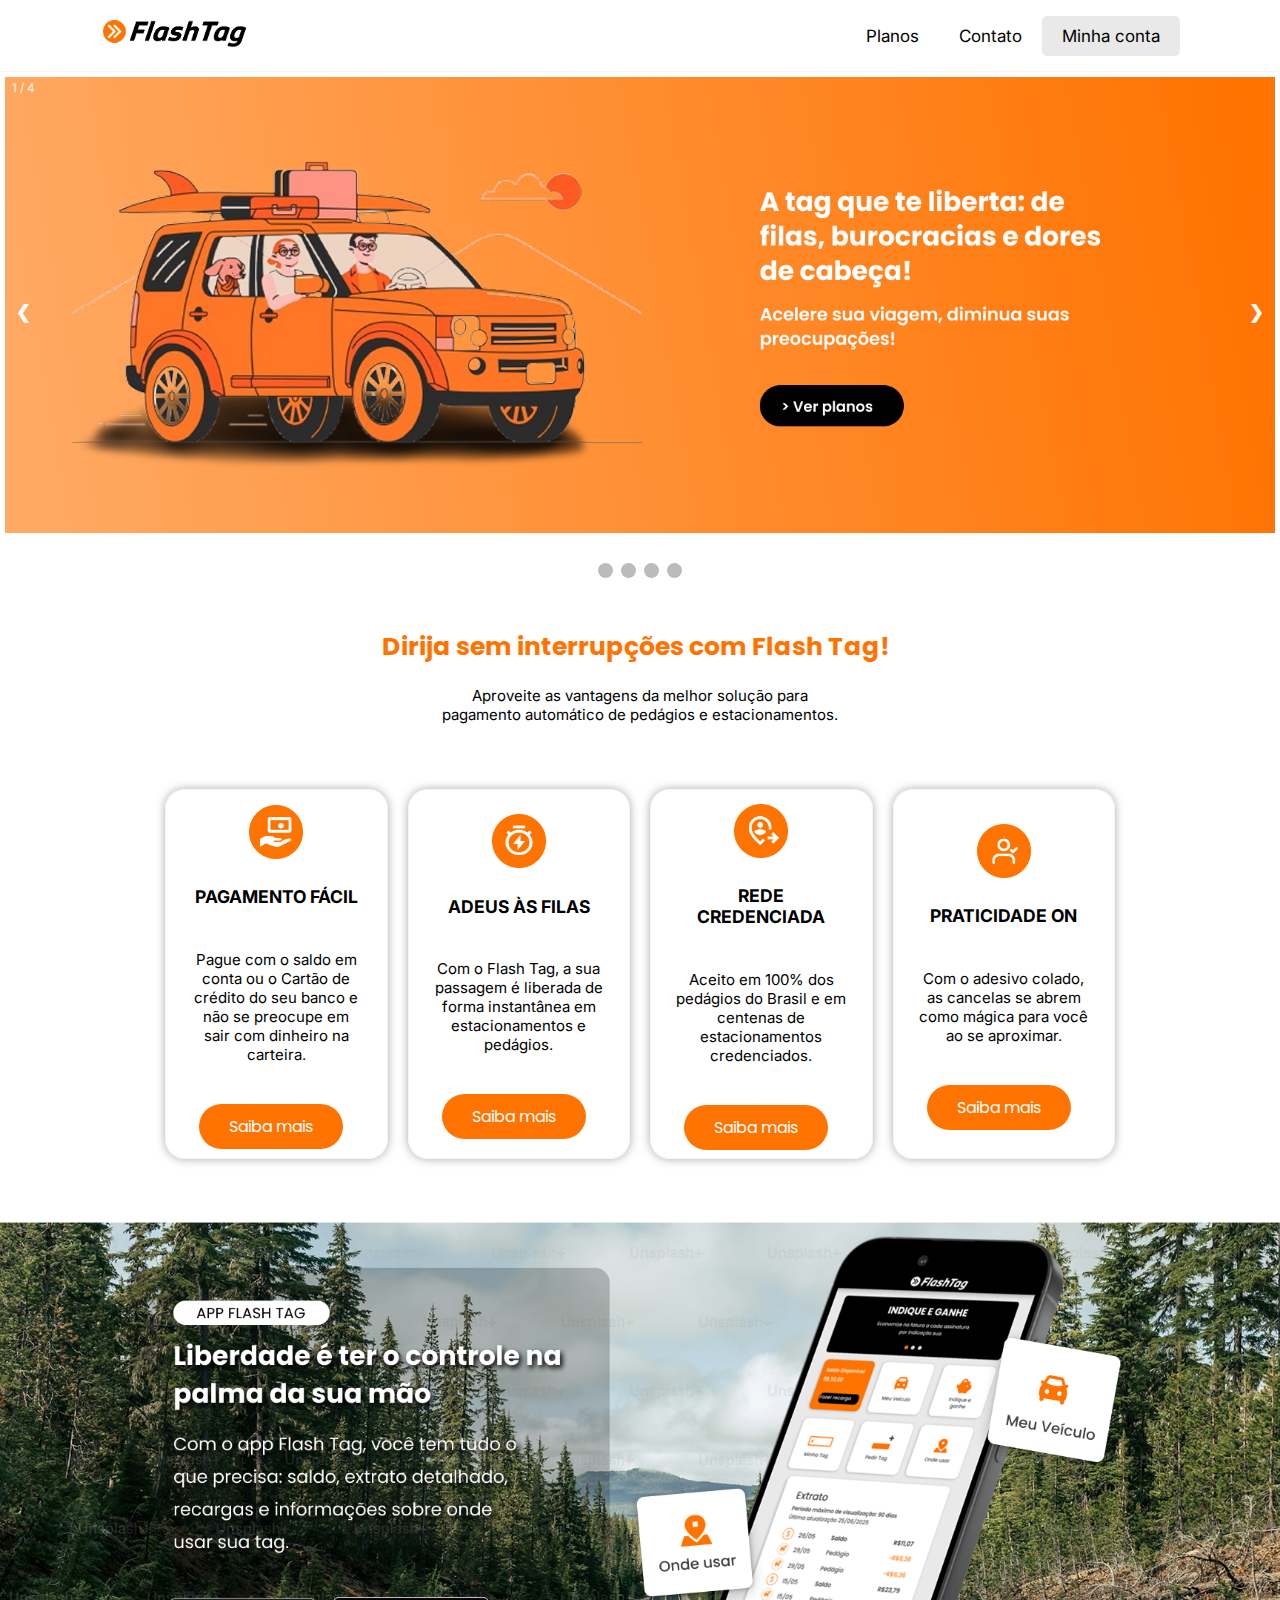
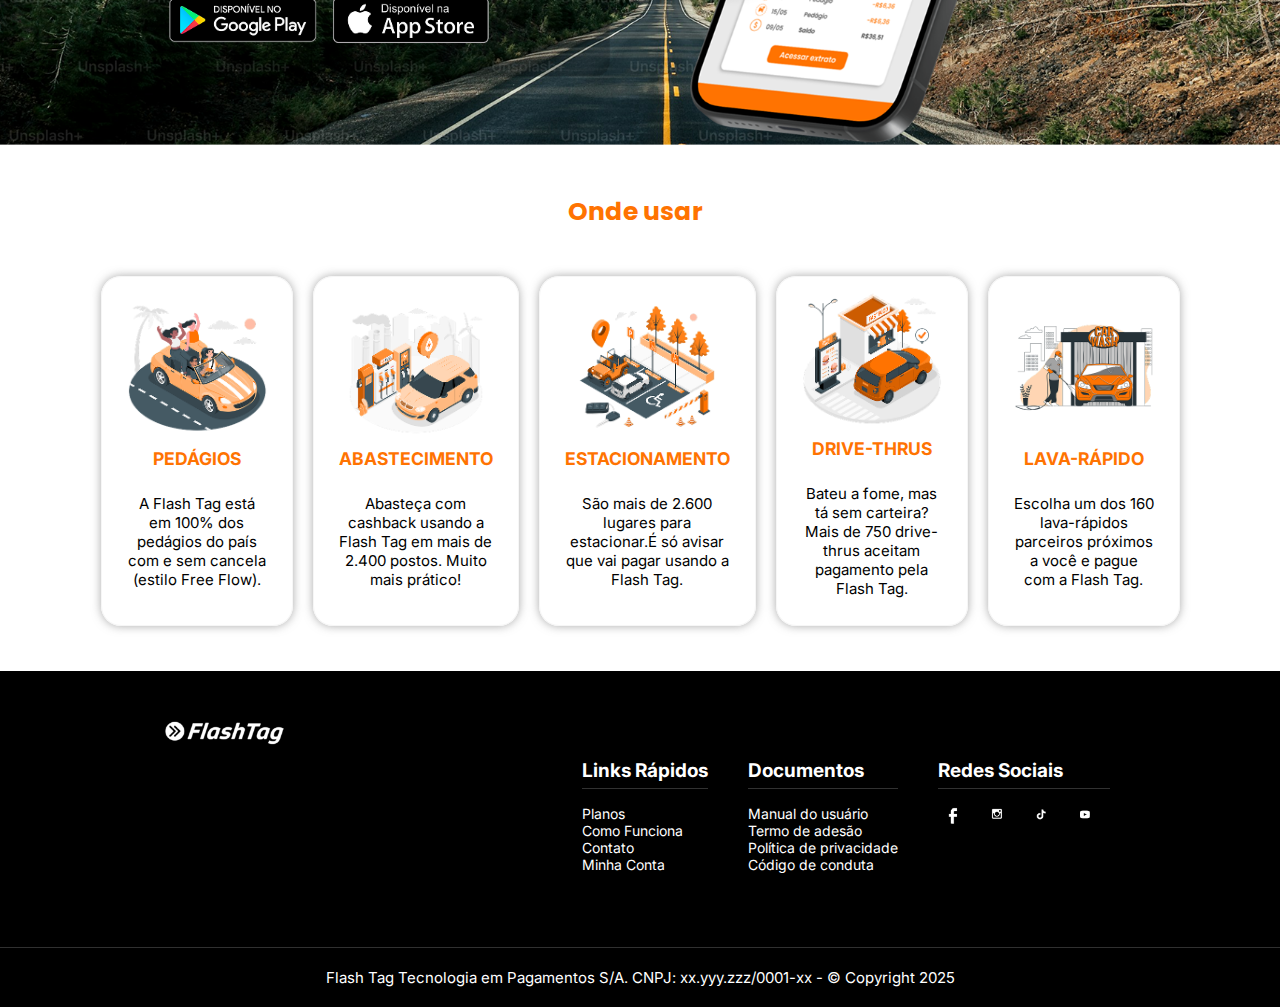
<file: index.html>
<!DOCTYPE html>
<html lang="pt-br">

<head>
    <meta charset="UTF-8">
    <meta name="viewport" content="width=device-width, initial-scale=1.0">
    <link rel="stylesheet" href="css/style.css">
    <title>Flash Tag - Home</title>
</head>


<body>
    <header>
        <div class="cabecalho">
            <a href=""><img src="img/logo colorida.png" alt="logo da marca"></a>
            <nav>
                <a href="planos.html">Planos</a>
                <a href="contato.html">Contato</a>
                <div id="minhaconta"><a href="minhaconta.html"> Minha conta</a></div>
            </nav>
        </div>
    </header>

    <!-------------------------------------- BANNER PROMOCIONAL ---------------------------------------------->
    <div class="carrossel">

        <div id="carrossel-oculto">
            <h1> A Tag que te liberta de filas, burocracias e dores de cabeça!</h1>
            <p>Acelere sua viagem, diminua suas preocupações.</p>
            <button>> Ver planos</button>
        </div>
    </div>
    <!-- Slideshow container -->
    <div class="slideshow-container">

        <!-- Full-width images with number and caption text -->
        <div class="mySlides fade">
            <div class="numbertext">1 / 4</div>
            <img src="img/Variant8.png" style="width:100%">

        </div>

        <div class="mySlides fade">
            <div class="numbertext">2 / 4</div>
            <img src="img/Variant7.png" style="width:100%">

        </div>

        <div class="mySlides fade">
            <div class="numbertext">3 / 4</div>
            <img src="img/Variant6.png" style="width:100%">

        </div>

        <div class="mySlides fade">
            <div class="numbertext">4 / 4</div>
            <img src="img/Variant9.png" style="width:100%">

        </div>
        <!-- Next and previous buttons -->
        <a class="prev" onclick="plusSlides(-1)">&#10094;</a>
        <a class="next" onclick="plusSlides(1)">&#10095;</a>
    </div>
    <br>

    <!-- The dots/circles -->
    <div style="text-align:center">
        <span class="dot" onclick="currentSlide(1)"></span>
        <span class="dot" onclick="currentSlide(2)"></span>
        <span class="dot" onclick="currentSlide(3)"></span>
        <span class="dot" onclick="currentSlide(4)"></span>
    </div>

    <!--------------------------------------------MIOLO DO SITE----------------------------------------------->
    <div id="main">
        <div class="formatacaoh1">
            <h1>Dirija sem interrupções com Flash Tag!</h1>
        </div>
        <p>Aproveite as vantagens da melhor solução para <br>
            pagamento automático de pedágios e estacionamentos.</p>
    </div>

    <!--BENEFÍCIOS DE USAR A FLASH TAG -->
    <div class="box">
        <div class="inside-box">
            <img src="img/Group 61.png" alt="ícones">
            <h3>PAGAMENTO FÁCIL</h3>
            <p>Pague com o saldo em conta ou o Cartão de crédito do seu banco e não se preocupe em sair com dinheiro na
                carteira.</p>
            <div class="botao-home"><button><a href="planos.html">Saiba mais</a></button></div>
        </div>

        <div class="inside-box">
            <img src="img/Group 63.png" alt="ícones">
            <h3>ADEUS ÀS FILAS</h3>
            <p>Com o Flash Tag, a sua passagem é liberada de forma instantânea em estacionamentos e pedágios.</p>
            <div class="botao-home"><button><a href="planos.html">Saiba mais</a></button></div>
        </div>

        <div class="inside-box">
            <img src="img/Group 67.png" alt="ícones">
            <h3>REDE CREDENCIADA</h3>
            <p>Aceito em 100% dos pedágios do Brasil e em centenas de estacionamentos credenciados.</p>
            <div class="botao-home"><button><a href="planos.html">Saiba mais</a></button></div>
        </div>

        <div class="inside-box">
            <img src="img/Group 66.png" alt="ícones">
            <h3>PRATICIDADE ON</h3>
            <p>Com o adesivo colado, as cancelas se abrem como mágica para você ao se aproximar.</p>
            <div class="botao-home"><button><a href="planos.html">Saiba mais</a></button></div>
        </div>

    </div>

    <!--BANNER PARA BAIXAR O APP -->

    <div class="carrossel-2">
        <img src="img/Group 152.png" alt="banner propaganda baixar app">
    </div>


    <!--ONDE USAR A FLASHTAG -->
    <div class="formatacaoh1">
        <h1>Onde usar</h1>
    </div>

    <div class="box">

        <div class="formabox">
            <img src="img/convertible car-amico 1.png" alt="imagem pedágio">
            <h3>PEDÁGIOS</h3>
            <p>A Flash Tag está em 100% dos pedágios do país com e sem cancela (estilo Free Flow).</p>
        </div>

        <div class="formabox">
            <img src="img/Hybrid car-amico 1.png" alt="ilustração posto gasolina">
            <h3>ABASTECIMENTO</h3>
            <p>Abasteça com cashback usando a Flash Tag em mais de 2.400 postos. Muito mais prático!</p>
        </div>

        <div class="formabox">
            <img src="img/Parking-amico 1.png" alt="imagem estacionamento">
            <h3>ESTACIONAMENTO</h3>
            <p>São mais de 2.600 lugares para estacionar.É só avisar que vai pagar usando a Flash Tag.</p>
        </div>

        <div class="formabox">
            <img src="img/Drive thru-amico 1.png" alt="imagem drive-thrus">
            <h3>DRIVE-THRUS</h3>
            <p>Bateu a fome, mas tá sem carteira? Mais de 750 drive-thrus aceitam pagamento pela Flash Tag.</p>
        </div>

        <div class="formabox">
            <img src="img/Car wash-bro 1.png" alt="imagem lava carro">
            <h3>LAVA-RÁPIDO</h3>
            <p>Escolha um dos 160 lava-rápidos parceiros próximos a você e pague com a Flash Tag.</p>
        </div>

    </div>

    <!--------------------------------------------RODAPÉ--------------------------------------------------->
    <footer>

        <img id="logo" src="img/logo branca.png" alt="flash tag logo cor branca">

        <div id="box-3">
            <div class="listas">
                <h2>Links Rápidos</h2>
                <ol>
                    <a href="#">
                        <li>Planos</li>
                    </a>
                    <a href="#">
                        <li>Como Funciona</li>
                    </a>
                    <a href="#">
                        <li>Contato</li>
                    </a>
                    <a href="#">
                        <li>Minha Conta</li>
                    </a>
                </ol>
            </div>

            <div class="listas">
                <h2>Documentos</h2>
                <ol>
                    <a href="#">
                        <li>Manual do usuário</li>
                    </a>
                    <a href="#">
                        <li>Termo de adesão</li>
                    </a>
                    <a href="#">
                        <li>Política de privacidade</li>
                    </a>
                    <a href="#">
                        <li>Código de conduta</li>
                    </a>
                </ol>
            </div>

            <div class="listas">
                <h2>Redes Sociais</h2>
                <img src="img/facebooklogo.png" alt="logo facebook">
                <img src="img/instagramlogo.png" alt="logo intagram">
                <img src="img/tiktoklogo.png" alt="logo tiktok">
                <img src="img/youtubelogo.png" alt="logo youtube">
            </div>
        </div>
        <hr>
        <p>Flash Tag Tecnologia em Pagamentos S/A. CNPJ: xx.yyy.zzz/0001-xx - &copy; Copyright 2025</p>
    </footer>

    <script src="js/scripts.js"></script>
</body>

</html>
</file>
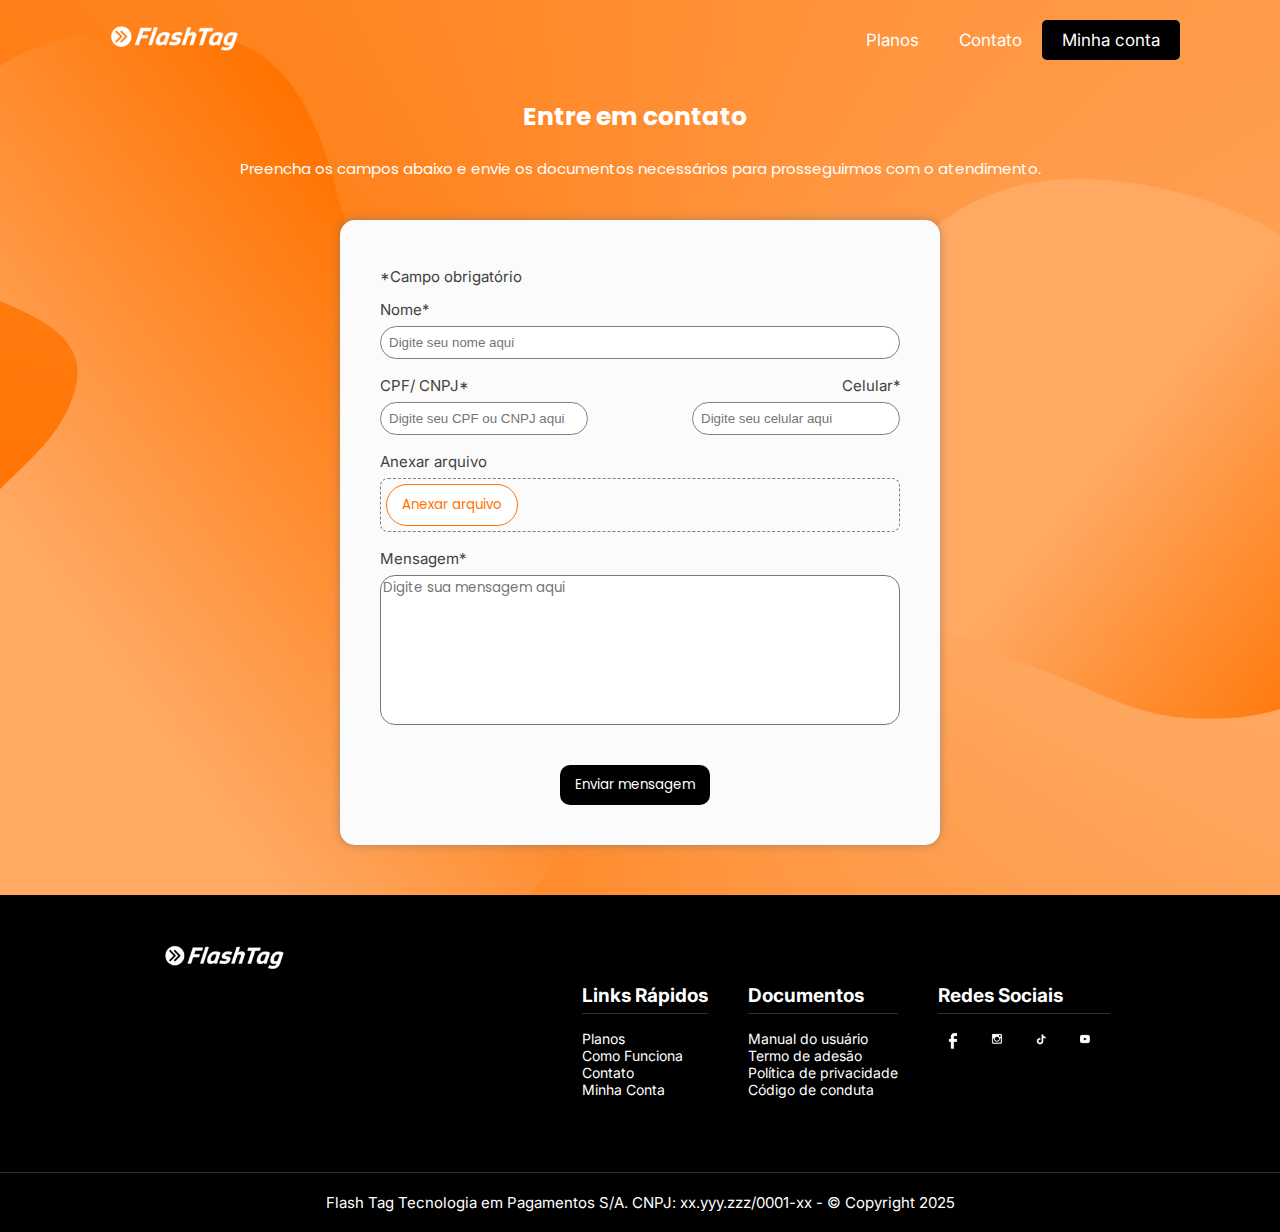
<file: contato.html>
<!DOCTYPE html>
<html lang="pt-br">

<head>
    <meta charset="UTF-8">
    <meta name="viewport" content="width=device-width, initial-scale=1.0">
    <link rel="stylesheet" href="css/style.css">
    <title>Flash Tag - Contato</title>
</head>

<!--           Menu                 -->

<body>
    <div class="pagina-contato">
        <div id="imagem-fundo">
            <header>
                <div class="cabecalho-contato">
                    <a href="index.html"><img src="img/logo branca.png" alt="logo da marca"></a>
                    <nav>
                        <a href="planos.html">Planos</a>
                        <a href="contato.html">Contato</a>
                        <div id="minhaconta-contato"><a href="minhaconta.html"> Minha conta</a></div>
                    </nav>
                </div>
            </header>

            <div id="entre-em-ctt-contato">
                <h1>Entre em contato</h1>
                <p>Preencha os campos abaixo e envie os documentos necessários para prosseguirmos com o atendimento.</p>
            </div>

            <div class="formulario-wrapper">
                <div class="formulario">
                    <span class="paragrafo-contato">
                        <p>*Campo obrigatório</p>
                    </span>
                    <span class="paragrafo-contato">
                        <p>Nome*</p>
                    </span>
                    <input type="text" placeholder="Digite seu nome aqui">
                    <div class="div-left">
                        <span class="paragrafo-contato">
                            <p>CPF/ CNPJ*</p>
                        </span>
                        <span class="paragrafo-contato">
                            <p>Celular*</p>
                        </span>
                    </div>
                    <div class="div-right">
                        <input type="text" name="cpf" placeholder="Digite seu CPF ou CNPJ aqui">
                        <input type="text" name="telefone" id="" placeholder="Digite seu celular aqui">
                    </div>
                    <span class="paragrafo-contato">
                        <p>Anexar arquivo</p>
                    </span>
                    <div id="envoltorio">
                        <div id="botao-env-arquivo"><button>Anexar arquivo</button></div>
                    </div>
                    <span class="paragrafo-contato">
                        <p>Mensagem*</p>
                    </span>
                    <textarea name="" id="" placeholder="Digite sua mensagem aqui"></textarea>
                    <div id="botao-preto"><button>Enviar mensagem</button></div>
                </div>
            </div>
        </div>

        <!-------------------------------footer----------------------------->
        <footer>
            <img id="logo" src="img/logo branca.png" alt="flash tag logo cor branca">
            <div id="box-3">
                <div class="listas">
                    <h2>Links Rápidos</h2>
                    <ol>
                        <a href="#">
                            <li>Planos</li>
                        </a>
                        <a href="#">
                            <li>Como Funciona</li>
                        </a>
                        <a href="#">
                            <li>Contato</li>
                        </a>
                        <a href="#">
                            <li>Minha Conta</li>
                        </a>
                    </ol>
                </div>
                <div class="listas">
                    <h2>Documentos</h2>
                    <ol>
                        <a href="#">
                            <li>Manual do usuário</li>
                        </a>
                        <a href="#">
                            <li>Termo de adesão</li>
                        </a>
                        <a href="#">
                            <li>Política de privacidade</li>
                        </a>
                        <a href="#">
                            <li>Código de conduta</li>
                        </a>
                    </ol>
                </div>
                <div class="listas">
                    <h2>Redes Sociais</h2>
                    <img src="img/facebooklogo.png" alt="logo facebook">
                    <img src="img/instagramlogo.png" alt="logo intagram">
                    <img src="img/tiktoklogo.png" alt="logo tiktok">
                    <img src="img/youtubelogo.png" alt="logo youtube">
                </div>
            </div>
            <hr>
            <p>Flash Tag Tecnologia em Pagamentos S/A. CNPJ: xx.yyy.zzz/0001-xx - &copy; Copyright 2025</p>
        </footer>
    </div>
</body>

</html>
</file>
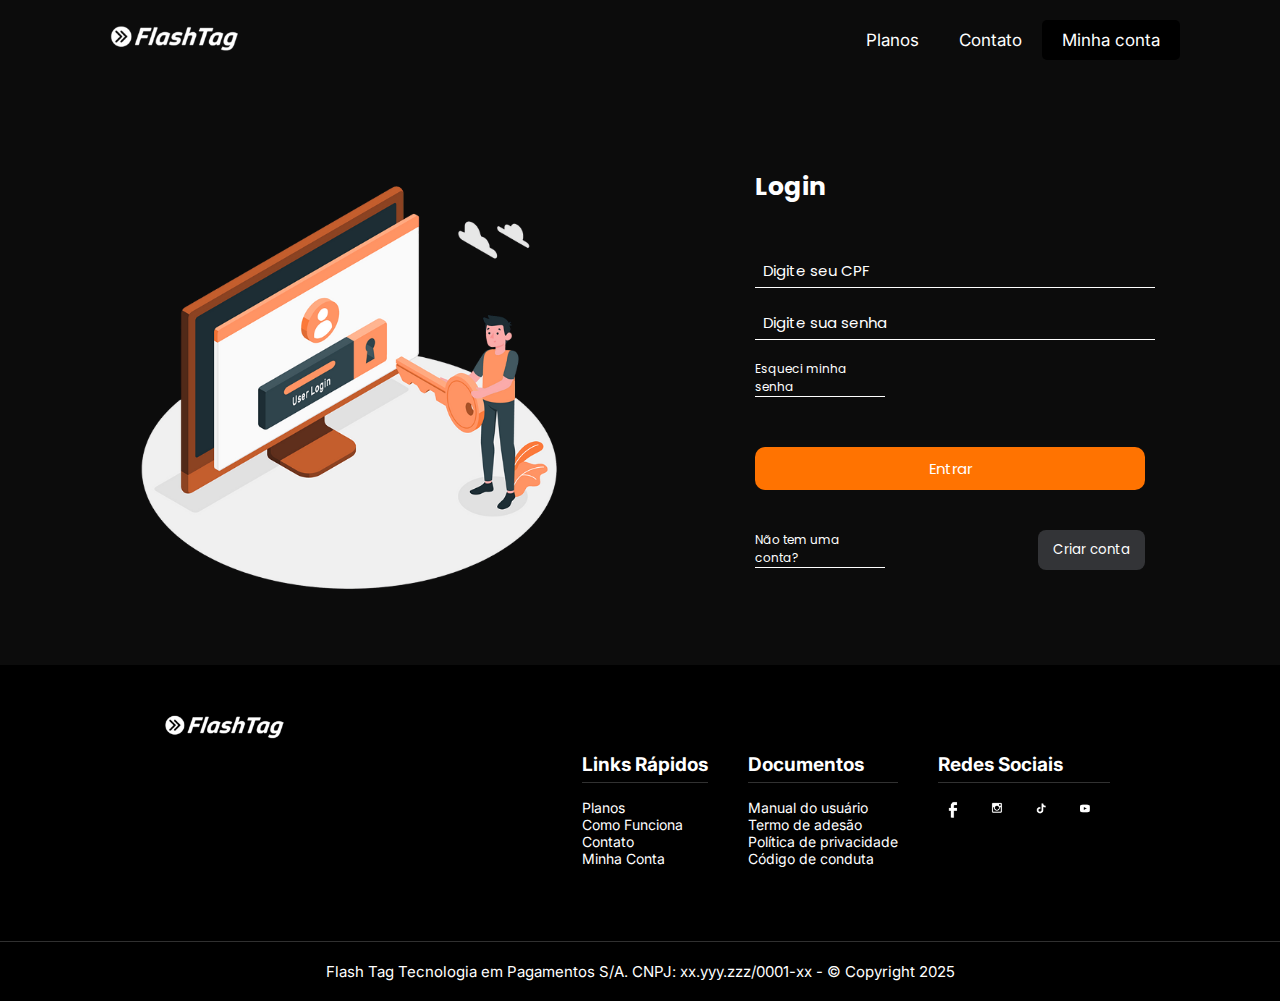
<file: minhaconta.html>
<!DOCTYPE html>
<html lang="pt-br">

<head>
    <meta charset="UTF-8">
    <meta name="viewport" content="width=device-width, initial-scale=1.0">
    <link rel="stylesheet" href="css/style.css">
    <title>Flash Tag - Minha Conta</title>
</head>

<!--           Menu                 -->

<body>
    <div id="login">
        <header>
            <div class="cabecalho-contato">
                <a href="index.html"><img src="img/logo branca.png" alt="logo da marca"></a>
                <nav>
                    <a href="planos.html">Planos</a>
                    <a href="contato.html">Contato</a>
                    <div id="minhaconta-contato"><a href="minhaconta.html"> Minha conta</a></div>
                </nav>
            </div>
        </header>

        <div class="container">
            <div class="imagem-login">
                <img src="img/Design sem nome (1) 1.png" alt="">
            </div>
            <div id="entre-em-ctt">
                <h1>Login</h1>
                <input class="input-login" type="text" placeholder="Digite seu CPF">
                <input class="input-login" type="text" placeholder="Digite sua senha">
                <a href="#" class="link-login">Esqueci minha senha</a>
                <button id="botao-entrar-login">Entrar</button>

                <div id="criar-conta">
                    <a href="#" class="link-login">Não tem uma conta?</a>
                    <button id="botao-criar-conta">Criar conta</button>
                </div>
            </div>
        </div>
    </div>

    <!-------------footer------------------->
    <footer>

        <img id="logo" src="img/logo branca.png" alt="flash tag logo cor branca">

        <div id="box-3">
            <div class="listas">
                <h2>Links Rápidos</h2>
                <ol>
                    <a href="#">
                        <li>Planos</li>
                    </a>
                    <a href="#">
                        <li>Como Funciona</li>
                    </a>
                    <a href="#">
                        <li>Contato</li>
                    </a>
                    <a href="#">
                        <li>Minha Conta</li>
                    </a>
                </ol>
            </div>

            <div class="listas">
                <h2>Documentos</h2>
                <ol>
                    <a href="#">
                        <li>Manual do usuário</li>
                    </a>
                    <a href="#">
                        <li>Termo de adesão</li>
                    </a>
                    <a href="#">
                        <li>Política de privacidade</li>
                    </a>
                    <a href="#">
                        <li>Código de conduta</li>
                    </a>
                </ol>
            </div>

            <div class="listas">
                <h2>Redes Sociais</h2>
                <img src="img/facebooklogo.png" alt="logo facebook">
                <img src="img/instagramlogo.png" alt="logo intagram">
                <img src="img/tiktoklogo.png" alt="logo tiktok">
                <img src="img/youtubelogo.png" alt="logo youtube">
            </div>
        </div>
        <hr>
        <p>Flash Tag Tecnologia em Pagamentos S/A. CNPJ: xx.yyy.zzz/0001-xx - &copy; Copyright 2025</p>
    </footer>
</body>

</html>
</file>
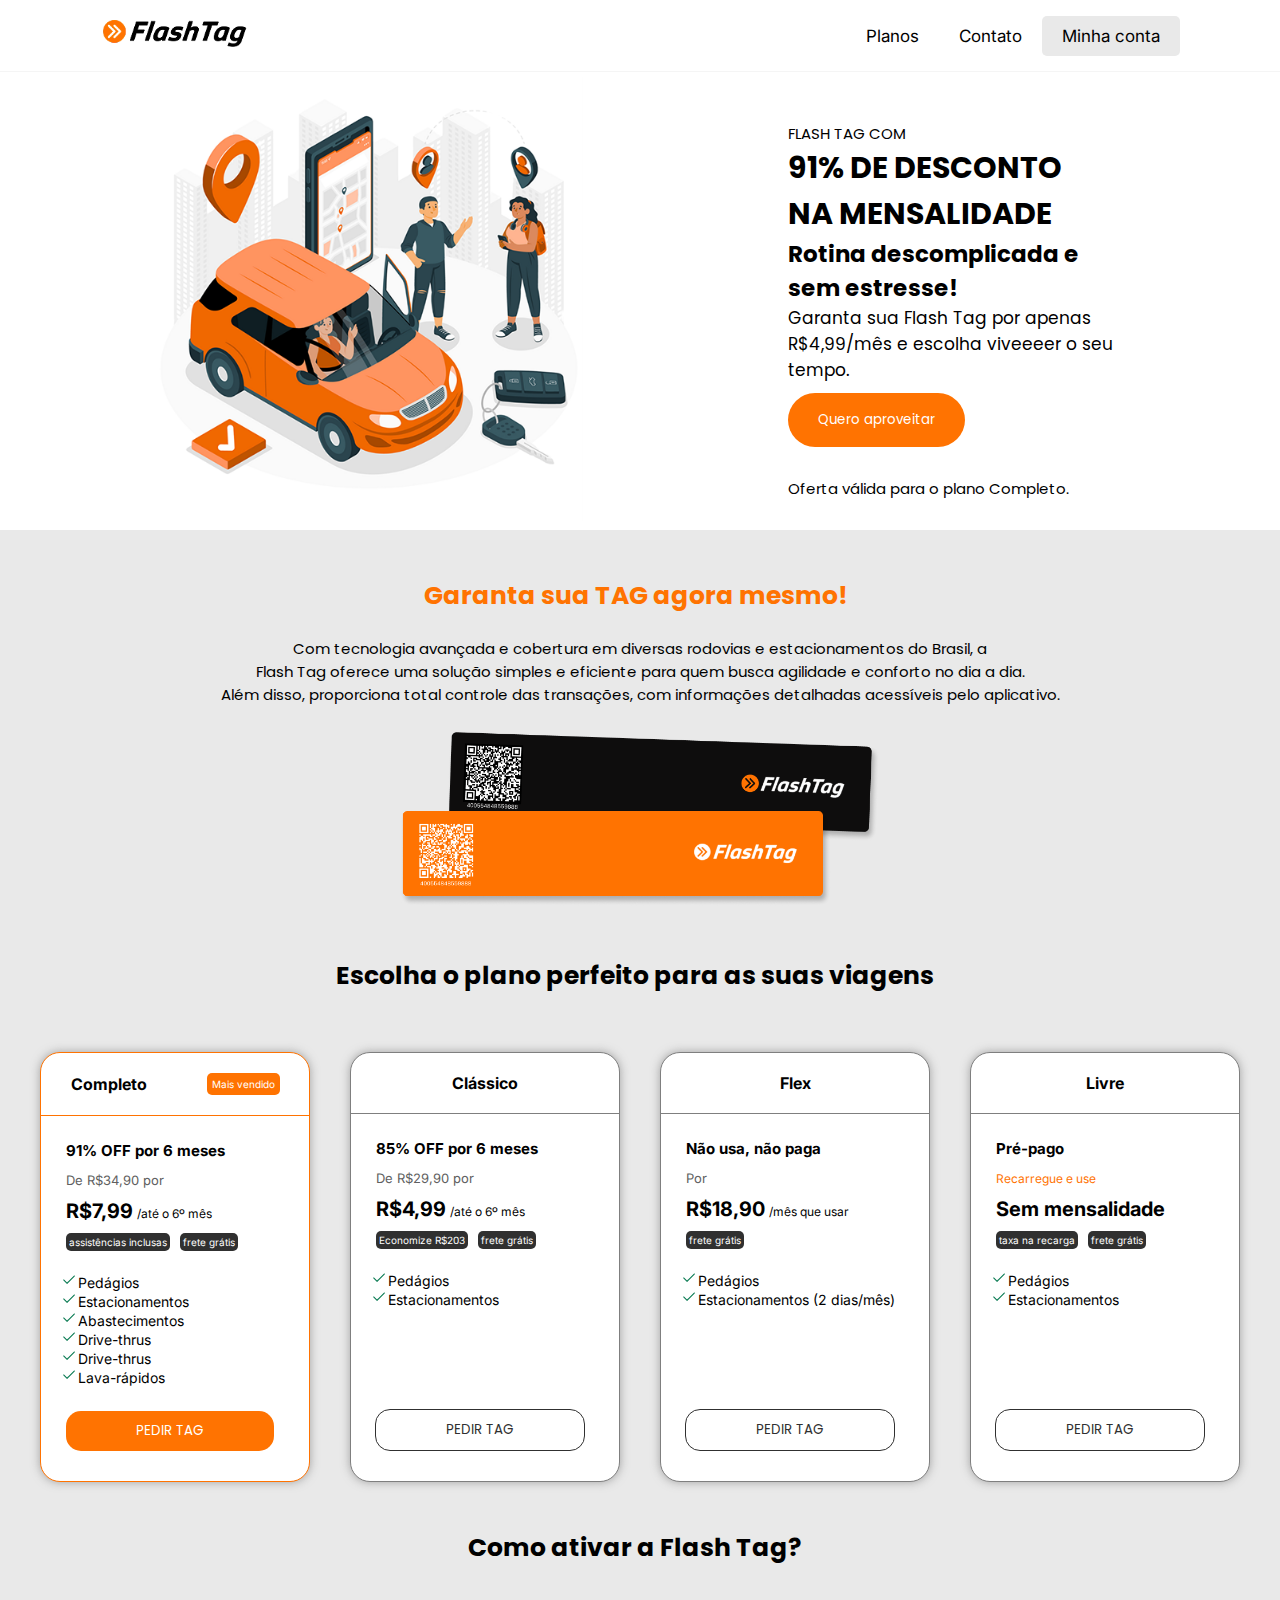
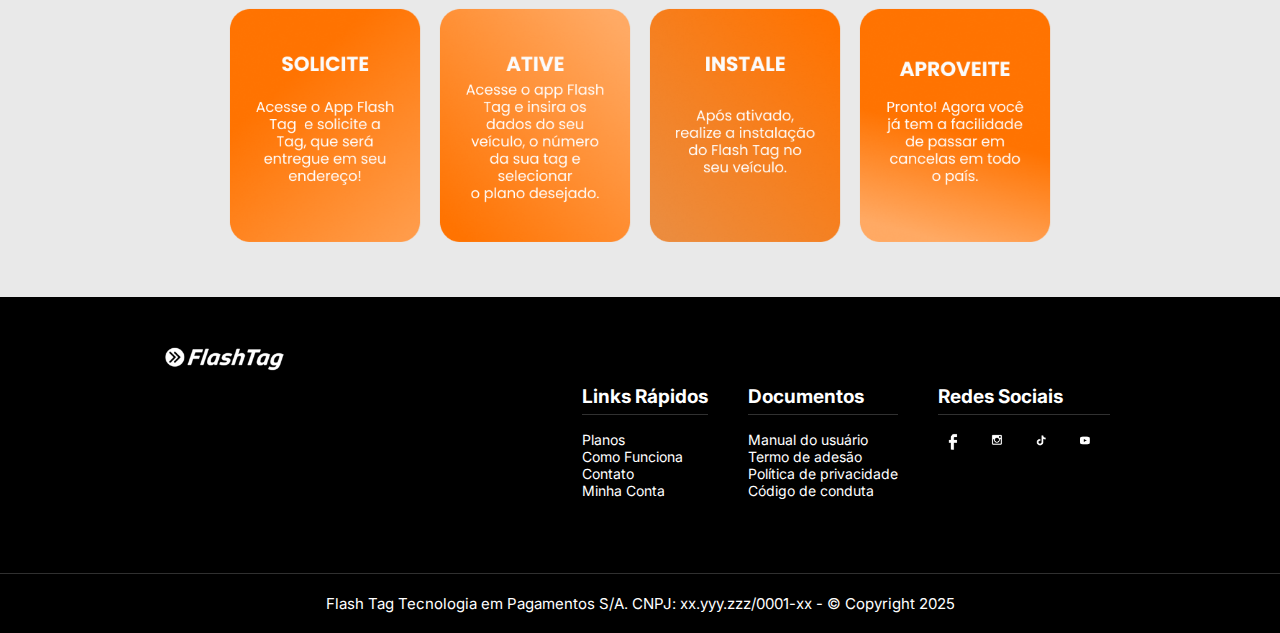
<file: planos.html>
<!DOCTYPE html>
<html lang="pt-br">

<head>
    <meta charset="UTF-8">
    <meta name="viewport" content="width=device-width, initial-scale=1.0">
    <link rel="stylesheet" href="css/style.css">
    <title>Flash Tag - Planos</title>
</head>

<!--           Menu                 -->

<body>
    <header>
        <div class="cabecalho">
            <a href="index.html"><img src="img/logo colorida.png" alt="logo da marca"></a>
            <nav>
                <a href="planos.html">Planos</a>
                <a href="contato.html">Contato</a>
                <div id="minhaconta"><a href="minhaconta.html"> Minha conta</a></div>
            </nav>
        </div>
    </header>

    <!--           miolo site                 -->

    <div class="propaganda-planos">
        <div class="banner-planos"><img src="img/propaganda-planos.png" alt="propaganda"></div>
        <div class="parte-textual-banner">
            <p>FLASH TAG COM</p>
            <h1>91% DE DESCONTO <br> NA MENSALIDADE</h1>
            <p><span id="h1bold">Rotina descomplicada e sem estresse!</span></p>
            <p><span id="ptamanho">Garanta sua Flash Tag por apenas <br>
                    R$4,99/mês e escolha viveeeer o seu tempo.</span></p>

            <button id="botao-quero-aproveitar">Quero aproveitar</button>
            <p>Oferta válida para o plano Completo.</p>
        </div>
    </div>


    <div class="garanta-sua-tag">
        <h1>Garanta sua TAG agora mesmo!</h1>
        <p>Com tecnologia avançada e cobertura em diversas rodovias e estacionamentos do Brasil, a <br>
            Flash Tag oferece uma solução simples e eficiente para quem busca agilidade e conforto no dia a dia. <br>
            Além disso, proporciona total controle das transações, com informações detalhadas acessíveis pelo
            aplicativo.
        </p>
        <div class="garanta-sua-tag-img"><img src="img/tags-plano.png" alt="imagem das tags"></div>
    </div>

    <div class="miolo-planos">
        <h1>Escolha o plano perfeito para as suas viagens</h1>
    </div>

    <!--CARD 1 LARANJA-->

    <div id="todasascards">
        <div class="card-1">
            <div class="cards">
                <div class="card-topo">
                    <div class="alinhamento-topo">
                        <h4>Completo</h4>
                        <div class="mais-vendido">
                            <p>Mais vendido</p>
                        </div>
                    </div>
                </div>
                <div class="card-info">
                    <p><span id="off">91% OFF por 6 meses</span></p>
                    <p><span id="oferta">De R$34,90 por</span></p>
                    <p><span id="preco">R$7,99</span> <span id="atesextomes">/até o 6º mês</span></p>
                    <div class="ass-frete">
                        <p>assistências inclusas</p>
                        <p>frete grátis</p>
                    </div>
                    <div class="lista-planos">
                        <ul id="espacobotao1">
                            <li><img src="img/Vector.png" alt="">Pedágios</li>
                            <li><img src="img/Vector.png" alt="">Estacionamentos</li>
                            <li><img src="img/Vector.png" alt="">Abastecimentos</li>
                            <li><img src="img/Vector.png" alt="">Drive-thrus</li>
                            <li><img src="img/Vector.png" alt="">Drive-thrus</li>
                            <li><img src="img/Vector.png" alt="">Lava-rápidos</li>
                        </ul>
                    </div>
                </div>
                <div class="botao-plano"><button>PEDIR TAG</button></div>
            </div>
        </div>

        <!-- CARD 2 -->
        <div class="card-2">
            <div class="cards">
                <div class="card-topo" id="linhacinza">
                    <div class="alinhamento-topo">
                        <h4>Clássico</h4>
                    </div>
                </div>
                <div class="card-info">
                    <p><span id="off">85% OFF por 6 meses</span></p>
                    <p><span id="oferta">De R$29,90 por</span></p>
                    <p><span id="preco">R$4,99</span> <span id="atesextomes">/até o 6º mês</span></p>
                    <div class="ass-frete">
                        <p>Economize R$203</p>
                        <p>frete grátis</p>
                    </div>
                    <div class="lista-planos">
                        <ul>
                            <li><img src="img/Vector.png" alt="">Pedágios</li>
                            <li><img src="img/Vector.png" alt="">Estacionamentos</li>

                        </ul>
                    </div>

                </div>
                <div class="botao-plano2"><button>PEDIR TAG</button></div>
            </div>
        </div>
        <!--CARD 3-->

        <div class="card-2">
            <div class="cards">
                <div class="card-topo" id="linhacinza">
                    <div class="alinhamento-topo">
                        <h4>Flex</h4>
                    </div>
                </div>
                <div class="card-info">
                    <p><span id="off">Não usa, não paga</span></p>
                    <p><span id="oferta">Por</span></p>
                    <p><span id="preco">R$18,90</span> <span id="atesextomes">/mês que usar</span></p>
                    <div class="ass-frete">
                        <p>frete grátis</p>
                    </div>
                    <div class="lista-planos">
                        <ul>
                            <li><img src="img/Vector.png" alt="">Pedágios</li>
                            <li><img src="img/Vector.png" alt="">Estacionamentos (2 dias/mês)</li>
                        </ul>
                    </div>

                </div>
                <div class="botao-plano2"><button>PEDIR TAG</button></div>
            </div>
        </div>

        <!--card 4-->

        <div class="card-2">
            <div class="cards">
                <div class="card-topo" id="linhacinza">
                    <div class="alinhamento-topo">
                        <h4>Livre</h4>
                    </div>
                </div>

                <div class="card-info">
                    <p><span id="off">Pré-pago</span></p>
                    <p><span id="recarregar">Recarregue e use</span></p>
                    <p><span id="preco">Sem mensalidade</span> <span id="atesextomes"></span></p>
                    <div class="ass-frete">
                        <p>taxa na recarga</p>
                        <p>frete grátis</p>
                    </div>
                    <div class="lista-planos">
                        <ul>
                            <li><img src="img/Vector.png" alt="">Pedágios</li>
                            <li><img src="img/Vector.png" alt="">Estacionamentos</li>

                        </ul>
                    </div>
                </div>
                <div class="botao-plano2"><button>PEDIR TAG</button></div>
            </div>
        </div>
    </div>

    <div class="miolo-planos">
        <h1>Como ativar a Flash Tag?</h1>
    </div>

    <div class="como-ativar">
        <img src="img/Frame 17.png" alt="">
        <img src="img/Frame 18 8.png" alt="">
        <img src="img/Frame 19.png" alt="">
        <img src="img/Frame 20.png" alt="">
    </div>

    <!--------------- footer-------------->
    <footer>

        <img id="logo" src="img/logo branca.png" alt="flash tag logo cor branca">

        <div id="box-3">
            <div class="listas">
                <h2>Links Rápidos</h2>
                <ol>
                    <a href="#">
                        <li>Planos</li>
                    </a>
                    <a href="#">
                        <li>Como Funciona</li>
                    </a>
                    <a href="#">
                        <li>Contato</li>
                    </a>
                    <a href="#">
                        <li>Minha Conta</li>
                    </a>
                </ol>
            </div>

            <div class="listas">
                <h2>Documentos</h2>
                <ol>
                    <a href="#">
                        <li>Manual do usuário</li>
                    </a>
                    <a href="#">
                        <li>Termo de adesão</li>
                    </a>
                    <a href="#">
                        <li>Política de privacidade</li>
                    </a>
                    <a href="#">
                        <li>Código de conduta</li>
                    </a>
                </ol>
            </div>

            <div class="listas">
                <h2>Redes Sociais</h2>
                <img src="img/facebooklogo.png" alt="logo facebook">
                <img src="img/instagramlogo.png" alt="logo intagram">
                <img src="img/tiktoklogo.png" alt="logo tiktok">
                <img src="img/youtubelogo.png" alt="logo youtube">
            </div>
        </div>
        <hr>
        <p>Flash Tag Tecnologia em Pagamentos S/A. CNPJ: xx.yyy.zzz/0001-xx - &copy; Copyright 2025</p>
    </footer>

</body>

</html>
</file>
<file: css/style.css>
@import url('https://fonts.googleapis.com/css2?family=Inter:ital,opsz,wght@0,14..32,100..900;1,14..32,100..900&family=Open+Sans:ital,wght@0,300..800;1,300..800&family=Passion+One:wght@400;700;900&family=Poppins:ital,wght@0,100;0,200;0,300;0,400;0,500;0,600;0,700;0,800;0,900;1,100;1,200;1,300;1,400;1,500;1,600;1,700;1,800;1,900&family=Roboto:wght@100;300;400;500;700&family=Sriracha&display=swap');

body {
    font-family: 'Inter';
    border: 0px;
    margin: 0px;
    padding: 0px;
    display: flex;
    height: 100vh;
    flex-direction: column;
}

header img {
    width: 150px;
    padding: 20px 0px;
    margin-right: 100px;
    margin-left: 100px;
}

nav {

    margin-right: 100px;
    display: flex;
    flex-direction: row;
    align-items: center;
}

nav a {
    text-decoration: none;
    color: #000000;
    padding: 0px 20px;
    font-size: 17px;
}

nav a:hover {
    font-weight: bold;
}

#minhaconta {
    padding: 10px 0px;
    background-color: #e9e9e9;
    border-radius: 5px;
    margin: 0px;
    cursor: pointer;
}

#minhaconta a:hover {
    background-color: #FF7301;
    padding: 10px 20px;
    border-radius: 5px;
    font-weight: normal;
    transition: 0.4s ease;
    cursor: pointer;
}

.cabecalho {
    display: flex;
    flex-direction: row;
    background-color: #ffffff;
    align-items: center;
    justify-content: space-between;
    border-bottom: 0.5px solid #f5f5f5;
    padding: 0px;
    margin: 0px;
}

.carrossel {
    width: 100%;
    height: 100vh;
}

.carrossel img {
    width: 100%;
    padding: 0px;
}

.carrossel-2 {
    width: 100%;
    height: 100vh;
}

.carrossel-2 img {
    width: 100%;
    padding: 0px;
}

#main {
    margin-top: 30px;
}

.formatacaoh1 h1 {
    color: #FF7301;
    text-align: center;
    font-size: 25px;
    font-family: 'poppins';
    margin-bottom: 0px;
    margin-left: 0px;
}

p {
    font-size: 20px;
    text-align: center;
}

.box {
    display: flex;
    justify-content: center;
    margin-left: 150px;
    margin-right: 150px;
}

.botao-home {
    margin: 0px;
}

.botao-home button {
    color: white;
    padding: 10px 30px;
    background-color: #FF7301;
    border: none;
    border-radius: 50px;
    font-family: 'Poppins';
    font-size: 16px;
    margin-top: 20px;
    margin-left: 0px;
    cursor: pointer;

}

.botao-home a {
    text-decoration: none;
    color: #ffffff;
    margin: 0px;

}

.botao-home button:hover {
    background-color: #000000;
    color: #ffffff;
    transition: 0.4s ease;
    cursor: pointer;
}

.inside-box {
    align-items: center;
    display: flex;
    flex-direction: column;
    justify-content: center;
    padding: 20px;
    border: 1px solid #F6F6F6;
    border-radius: 20px;
    margin: 40px 10px;
    height: 370px;
    width: 300px;
    box-shadow: 0px 0px 10px 0px rgba(115, 115, 115, 0.604);
    text-align: center;
}

.formabox {
    align-items: center;
    display: flex;
    flex-direction: column;
    justify-content: center;
    padding: 20px;
    border: 1px solid #F6F6F6;
    border-radius: 20px;
    margin: 40px 10px;
    height: 350px;
    width: 200px;
    box-shadow: 0px 0px 10px 0px rgba(115, 115, 115, 0.604);
    text-align: center;
}

.inside-box img {
    width: 64px;
}

.formabox h3 {
    color: #FF7301;
    margin: 0;
}

.formabox img {
    width: 150px;
}

.formabox {
    width: auto;
}

#carrossel-oculto {
    display: none;
}

.box,
h3,
p,
img,
button {
    padding: 5px;
}

.box,
p {
    font-size: 15px;
}

footer {
    background-color: #000000;
    color: white;
    font-family: 'Inter';
    margin-top: auto;
}

footer img {
    width: 150px;
    margin-top: 40px;
}

#box-3 {
    display: flex;
    flex-direction: row;
    justify-content: end;
    flex-wrap: wrap;
    padding-bottom: 50px;
    text-align: left;
    margin: 0px 170px;
    gap: 40px;
}

#box-3 h2 {
    margin-bottom: 10px;
    font-size: 19px;
}

#box-3 ol {
    list-style: none;
    padding: 0;
}

#box-3 ol a {
    text-decoration: none;
    color: white;
}

#box-3 img {
    margin-right: 10px;
    width: 30px
}

li {
    font-size: 14px;
}


hr {
    border: none;
    height: 1px;
    background-color: #303030;
}

.listas h2 {
    border-bottom: 1px solid #313131;
    padding-bottom: 6px;
    margin: 0px;
}

.listas img {
    margin: 0px;
}

#logo {
    margin-left: 150px;
}

/*banner js*/
* {
    box-sizing: border-box
}

/* Slideshow container */
.slideshow-container {
    max-width: 100%;
    position: relative;
    margin-top: 0px;
}

/* Hide the images by default */
.mySlides {
    display: none;
}

/* Next & previous buttons */
.prev,
.next {
    cursor: pointer;
    position: absolute;
    top: 50%;
    width: auto;
    margin-top: -22px;
    padding: 16px;
    color: white;
    font-weight: bold;
    font-size: 18px;
    transition: 0.6s ease;
    border-radius: 0 3px 3px 0;
    user-select: none;
}

/* Position the "next button" to the right */
.next {
    right: 0;
    border-radius: 3px 0 0 3px;
}

/* On hover, add a black background color with a little bit see-through */
.prev:hover,
.next:hover {
    background-color: rgba(0, 0, 0, 0.8);
}

/* Caption text */
.text {
    color: #f2f2f2;
    font-size: 15px;
    padding: 8px 12px;
    position: absolute;
    bottom: 8px;
    width: 100%;
    text-align: center;
}

/* Number text (1/3 etc) */
.numbertext {
    color: #f2f2f2;
    font-size: 12px;
    padding: 8px 12px;
    position: absolute;
    top: 0;
}

/* The dots/bullets/indicators */
.dot {
    cursor: pointer;
    height: 15px;
    width: 15px;
    margin: 0 2px;
    background-color: #bbb;
    border-radius: 50%;
    display: inline-block;
    transition: background-color 0.6s ease;
}

.active,
.dot:hover {
    background-color: #717171;
}

/* Fading animation */
.fade {
    animation-name: fade;
    animation-duration: 1.5s;
}

@keyframes fade {
    from {
        opacity: .4
    }

    to {
        opacity: 1
    }
}

/**           *************************       PÁGINA PLANOS      **********************       ***/
.propaganda-planos {
    display: flex;
    margin-left: 150px;
    margin-right: 150px;
    justify-content: center;
}

.banner-planos img {
    width: 100%;
}

.garanta-sua-tag {
    background-color: #e9e9e9;
    padding: 10px 150px;
    padding-bottom: 30px;
    padding-top: 30px;
    font-family: 'Poppins';

}

.garanta-sua-tag h1 {
    text-align: center;
    margin-left: 0px;
    color: #FF7301;
    font-size: 25px;
}

.garanta-sua-tag-img {
    align-items: center;
    display: flex;
    justify-content: center;
}

.garanta-sua-tag-img img {
    min-width: 50%;
    max-width: 50%;
}

.parte-textual-banner {
    margin-top: 50px;
    font-family: 'Poppins';

}

.parte-textual-banner p,
h1,
button {
    text-align: left;
    margin-left: 200px;
    margin-right: 10px;
}

.parte-textual-banner h1 {
    color: #000000;
    font-size: 30px;
    margin: 0px;
    margin-left: 200px;

}

.parte-textual-banner button {
    margin-bottom: 0px;
    cursor: pointer;
}

.parte-textual-banner p {
    margin-top: 0px;
    margin-bottom: 0px;
    padding: 0px;
}

#h1bold {
    font-weight: bold;
    font-size: 23px;
}

#ptamanho {
    font-size: 17px;
}

#todasascards {
    display: flex;
    flex-direction: row;
    background-color: #e9e9e9;
    justify-content: center;

}

#botao-quero-aproveitar {
    margin-bottom: 30px;
    margin-top: 10px;
    border-radius: 50px;
    padding: 17px 30px;
    border: none;
    background-color: #FF7301;
    color: #ffffff;
    font-family: 'Poppins';
    cursor: pointer;

}

#botao-quero-aproveitar:hover {
    background-color: #000000;
    transition: 0.4s ease;
    cursor: pointer;
}

.cards {
    background-color: #ffffff;
    color: #000000;
    border: 1px solid #FF7301;
    box-shadow: 0px 0px 10px 0px rgba(115, 115, 115, 0.604);
    display: flex;
    flex-direction: column;
    border-radius: 20px;
    width: 270px;
    height: 430px;
    margin: 40px 20px 30px 20px;

}

#recarregar {
    color: #FF7301;
    font-size: 12px;
}

.card-2 .cards {
    border: 1px solid #7f7f7f
}

.miolo-planos {
    background-color: #e9e9e9;
}

.miolo-planos h1 {
    color: #000000;
    text-align: center;
    margin-left: 0px;
    font-family: 'Poppins';
    font-size: 25px;
}

.card-topo {
    border-bottom: 1px solid #FF7301;
}

#linhacinza {
    border-bottom: 1px solid #7f7f7f;
}

.alinhamento-topo {
    display: flex;
    flex-direction: row;
    padding: 20px;
    align-items: center;
    justify-content: center;
}

h4 {
    margin: 0px;
}

.mais-vendido {
    margin-left: 60px;
}

.mais-vendido p {
    font-size: 10px;
    background-color: #FF7301;
    color: white;
    border-radius: 5px;
    margin: 0px;
}

.card-info {
    display: flex;
    flex-direction: column;
    align-items: flex-start;
    justify-content: start;
    padding: 20px 0px 0px 20px;
}

.card-info p {
    text-align: left;
    margin: 0px;
}

#espacobotao1 {
    margin-bottom: 25px;
}

.ass-frete {
    display: flex;
    flex-direction: row;
}

.ass-frete p {
    background-color: #303030;
    color: white;
    font-size: 10px;
    border-radius: 5px;
    margin: 5px;
    padding: 3px;
}

.lista-planos img {
    padding: 0px;
}

.lista-planos ul {
    padding: 0px;
}

.lista-planos ul li {
    list-style-type: none;
}

.botao-plano,
.botao-plano2 {
    display: flex;
    justify-content: center;
    align-items: center;
}

.botao-plano button {
    background-color: #FF7301;
    border: none;
    color: white;
    border-radius: 15px;
    margin-left: 0px;
    padding: 10px 70px;
    font-family: 'poppins';
    cursor: pointer;


}

.botao-plano2 button {
    border: 1px solid #303030;
    color: #303030;
    background-color: white;
    margin-top: 85px;
    margin-left: 0px;
    padding: 10px 70px;
    border-radius: 15px;
    font-family: 'poppins';
    cursor: pointer;
}

.botao-plano button:hover {
    background-color: #000000;
    color: white;
    border: none;
    transition: 0.4s ease;
    cursor: pointer;
}

.botao-plano2 button:hover {
    background-color: #b1b1b1;
    color: white;
    border: none;
    transition: 0.4s ease;
    cursor: pointer;
}

#off {
    font-weight: bold;
}

#oferta {
    color: #606060;
    font-weight: normal;
    font-size: 13px;

}

#preco {
    font-weight: bold;
    font-size: 20px;

}

#atesextomes {
    font-size: 12px;
}

.como-ativar {
    background-color: #e9e9e9;
    display: flex;
    flex-direction: row;
    justify-content: center;
}

.como-ativar {
    display: flex;
    gap: 10px;
    /* espaço entre as imagens */
    justify-content: center;
    flex-wrap: wrap;
    /* permite quebrar linha se precisar */
}

.como-ativar img {
    width: 200px;
    margin-top: 20px;
    margin-bottom: 50px;
    transition: transform 0.3s ease;
    /* transição suave */
    will-change: transform;
}

.como-ativar img:hover {
    transform: scale(1.1);
    /* aumenta 10% */
    z-index: 1;
}

/**************************************************    CONTATO    ************************************************************/
.pagina-contato {
    display: flex;
    flex-direction: column;
    min-height: 100vh;
}
.formulario-wrapper {
    display: flex;
    justify-content: center;
    align-items: flex-start;
}

#imagem-fundo {
    flex: 1; /* faz o conteúdo crescer e empurrar o footer */
    background-image: url("../img/Frame 21.png");
    background-size: cover;
    background-repeat: no-repeat;
    background-position: center top;
    padding: 0;
}

.cabecalho-contato {
    display: flex;
    flex-direction: row;
    align-items: center;
    justify-content: space-between;
    padding: 0px;
    margin: 0px;

}

.cabecalho-contato a {
    color: white;
}

#minhaconta-contato {
    padding: 10px 0px;
    background-color: #000000;
    border-radius: 5px;
    margin: 0px;
    color: white;
}

#minhaconta-contato a {
    color: white;
}

#entre-em-ctt-contato h1 {
    font-family: 'Poppins';
    color: white;
    font-size: 25px;
    text-align: center;
    margin-left: 0px;
    
}

#entre-em-ctt-contato p {
    font-size: 15px;
    font-family: 'Poppins';
    color: white;
    margin-bottom: 0px;
    padding-bottom: 0px;
}

#entre-em-ctt-contato {
    margin-bottom: 40px;
}

.formulario {
    background-color: #fbfbfb;
    width: 50%;
    max-width: 600px;
    display: flex;
    flex-direction: column;
    padding: 40px;
    font-family: 'Inter';
    color: #414141;
    border-radius: 15px;
    box-shadow: 0px 0px 10px 0px rgba(115, 115, 115, 0.604);
    margin-bottom: 50px;
}

input {
    border-radius: 50px;
    padding: 8px;
    border: 1px solid #808080;
    margin-bottom: 10px;
}

.paragrafo-contato p {
    text-align: left;
    margin: 0px;
    padding: 7px 0px;
}

.div-left {
    display: flex;
    justify-content: space-between;

}

.div-right {
    display: flex;
    justify-content: space-between;

}

.div-right input {
    width: 40%;
}

textarea {
    resize: none;
    width: 100%;
    height: auto;
    min-height: 150px;
    max-height: 300px;
    border-radius: 15px;
    font-family: 'Poppins', sans-serif;
    margin-bottom: 40px;
}

#botao-preto {
    display: flex;
    justify-content: center;
}

#botao-preto button {
    padding: 10px 15px;
    background-color: #000000;
    color: white;
    font-family: 'Poppins';
    border-radius: 10px;
    border: none;
    cursor: pointer;
    margin-left: 0px;
    
}

#botao-preto button:hover {
    background-color: #FF7301;
    transition: 0.4s ease;
    cursor: pointer;
}

#botao-env-arquivo button {
    color: #FF7301;
    background-color: white;
    border: 1px solid #FF7301;
    border-radius: 50px;
    font-family: 'poppins';
    padding: 10px 15px;
    margin-left: 0px;
    cursor: pointer;
}

#botao-env-arquivo button:hover {
    background-color: #FF7301;
    color: white;
    transition: 0.4s ease;
    cursor: pointer;
}

#envoltorio {
    border: 1px dashed #808080;
    border-radius: 8px;
    padding: 5px;
    margin-bottom: 10px;

}

/*************************************                    LOGIN                      ******************************************/
#login {
    background-color: #0c0c0c;
    height: 100vh;
    
}

.imagem-login img {
    width: 450px;
    margin-right: 180px;
    margin-top: 20px;
}

.container {
    display: flex;
    justify-content: center;
}

#entre-em-ctt {
    display: flex;
    flex-direction: column;
    width: 400px;
    margin-top: 70px;
}

#entre-em-ctt h1 {
    text-align: left;
    margin-bottom: 50px;
}

.link-login {
    text-decoration: none;
    border-bottom: 1px solid white;
    color: white;
    font-size: 12px;
    font-family: 'poppins';
    width: 130px;
}

#botao-entrar-login {
    background-color:#FF7301;
    color: white;
    margin-left: 0px;
    border: none;
    border-radius: 10px;
    padding: 10px 15px;
    text-align: center;
    margin-top: 50px;
    margin-bottom: 20px;
    font-family: 'poppins';
    font-size: 15px;
    cursor: pointer;
}

#botao-entrar-login:hover {
    background-color:#1e1e1e;
    color: #ffffff;
    cursor: pointer;
    
}

#entre-em-ctt input {
    background-color: rgba(255, 255, 255, 0);
    border-radius: 0px;
    border: none;
    border-bottom: 1px solid white;
    margin-bottom: 20px;
    
}
#entre-em-ctt input::placeholder {
    color: rgb(255, 255, 255); 
    font-size: 15px;
    font-family: 'poppins';
  }

#criar-conta {
    display: flex;
    justify-content: space-between;
    align-items: center;
    margin-top: 20px;
}

#botao-criar-conta {
    background-color: #333437;
    color: white;
    border: none;
    border-radius: 8px;
    padding: 10px 15px;
    font-family: 'poppins';
    margin-left: 0px;
    cursor: pointer;
}

#botao-criar-conta:hover {
    background-color: #000000;
    color: rgb(255, 255, 255);
    cursor: pointer;
}

#entre-em-ctt h1 {
    font-family: 'Poppins';
    color: white;
    font-size: 25px;
    text-align: start;
    margin-left: 0px;
}

/**************************************************   MEDIA QUERY   ************************************************************/
@media (max-width: 768px) {

    header img {
        margin: 0 auto;
        width: 120px;
        border-bottom: 0.5px solid #b4b4b4;
    }

    .cabecalho {
        display: flex;
        flex-direction: column;

    }

    nav {
        margin: 10px 0;
        display: flex;
        flex-direction: column;
        align-items: center;
    }

    nav a {
        padding: 10px;
        font-size: 15px;
    }

    .box {
        flex-direction: column;
        margin: 0 20px;
    }

    .inside-box,
    .formabox {
        width: 75%;
        margin: 15px auto;
    }

    h1 {
        font-size: 18px;
    }

    p {
        font-size: 14px;
    }

    .carrossel {
        height: auto;
    }

    .carrossel img {
        display: none;
    }

    #carrossel-oculto {
        display: flex;
        flex-direction: column;
        background-image: url("../img/Frame 21.png");
        background-size: cover;
      
        color: #ffffff;
        padding: 0px 20px;
        text-align: center;
        box-shadow: 0px 5px 10px 0px rgba(115, 115, 115, 0.604);
        
    }

    #carrossel-oculto h1 {
        color: #ffffff;
        margin-top: 50px;
        font-family: 'poppins';
        margin-left: 0px;
        text-align: center;
    
    }

    #carrossel-2 img {
        display: none;
    }

    #carrossel-oculto button {
        background-color: #000000;
        padding: 10px;
        border-radius: 50px;
        width: 200px;
        margin: 0 auto;
        margin-bottom: 50px;
        border: none;
        color: white;
        font-family: 'poppins';
        font-size: 15px;
        text-align: center;
    }

    footer {
        display: flex;
        flex-direction: column;
        align-items: center;
    }

    #logo {
        margin: 0px auto;
        padding: 20px;
    }

    #box-3 {
        flex-direction: column;
        align-items: flex-start;
        margin: 0px 30px;
    }

    .slideshow-container,
    .dot {
        display: none;
    }
}
</file>
